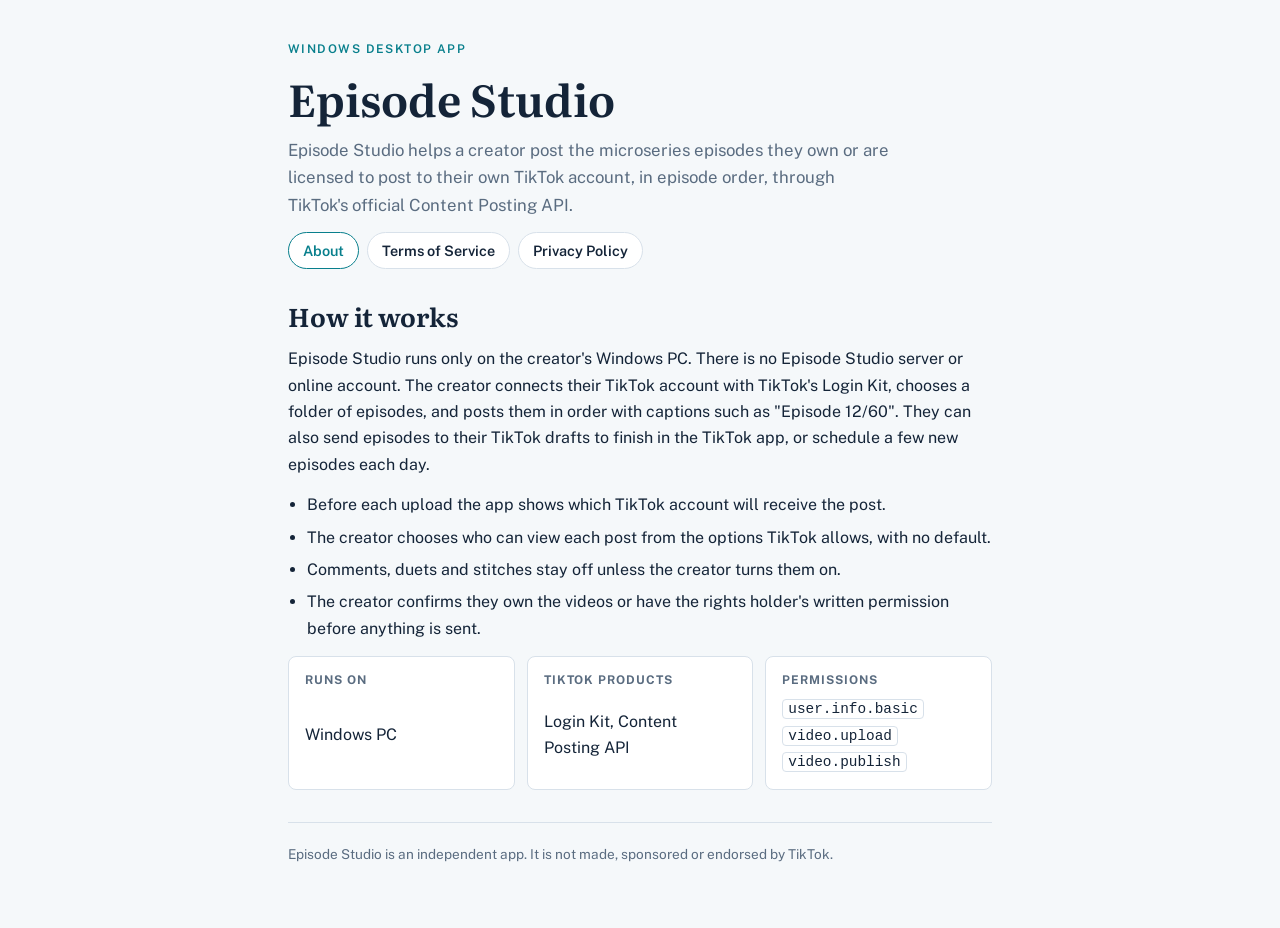
<file: index.html>
<!doctype html>
<html lang="en">
<head>
  <meta charset="utf-8">
  <meta name="viewport" content="width=device-width, initial-scale=1">
  <title>Episode Studio</title>
  <meta name="description" content="Episode Studio is a Windows desktop app that posts microseries episodes to the creator's own TikTok account.">
  <link rel="stylesheet" href="https://fonts.googleapis.com/css2?family=Literata:opsz,wght@7..72,500;7..72,650&family=Public+Sans:wght@400;600&display=swap">
  <link rel="stylesheet" href="style.css">
</head>
<body>
<div class="wrap">
  <header>
    <span class="eyebrow">Windows desktop app</span>
    <h1>Episode Studio</h1>
    <p class="lede">Episode Studio helps a creator post the microseries episodes they own or are licensed to post to their own TikTok account, in episode order, through TikTok's official Content Posting API.</p>
    <nav aria-label="Pages">
      <a href="./" aria-current="page">About</a>
      <a href="terms.html">Terms of Service</a>
      <a href="privacy.html">Privacy Policy</a>
    </nav>
  </header>

  <main>
    <h2>How it works</h2>
    <p>Episode Studio runs only on the creator's Windows PC. There is no Episode Studio server or online account. The creator connects their TikTok account with TikTok's Login Kit, chooses a folder of episodes, and posts them in order with captions such as "Episode 12/60". They can also send episodes to their TikTok drafts to finish in the TikTok app, or schedule a few new episodes each day.</p>
    <ul>
      <li>Before each upload the app shows which TikTok account will receive the post.</li>
      <li>The creator chooses who can view each post from the options TikTok allows, with no default.</li>
      <li>Comments, duets and stitches stay off unless the creator turns them on.</li>
      <li>The creator confirms they own the videos or have the rights holder's written permission before anything is sent.</li>
    </ul>
    <div class="facts">
      <div class="fact"><b>Runs on</b><span>Windows PC</span></div>
      <div class="fact"><b>TikTok products</b><span>Login Kit, Content Posting API</span></div>
      <div class="fact"><b>Permissions</b><span><code>user.info.basic</code> <code>video.upload</code> <code>video.publish</code></span></div>
    </div>
  </main>

  <footer>Episode Studio is an independent app. It is not made, sponsored or endorsed by TikTok.</footer>
</div>
</body>
</html>
</file>
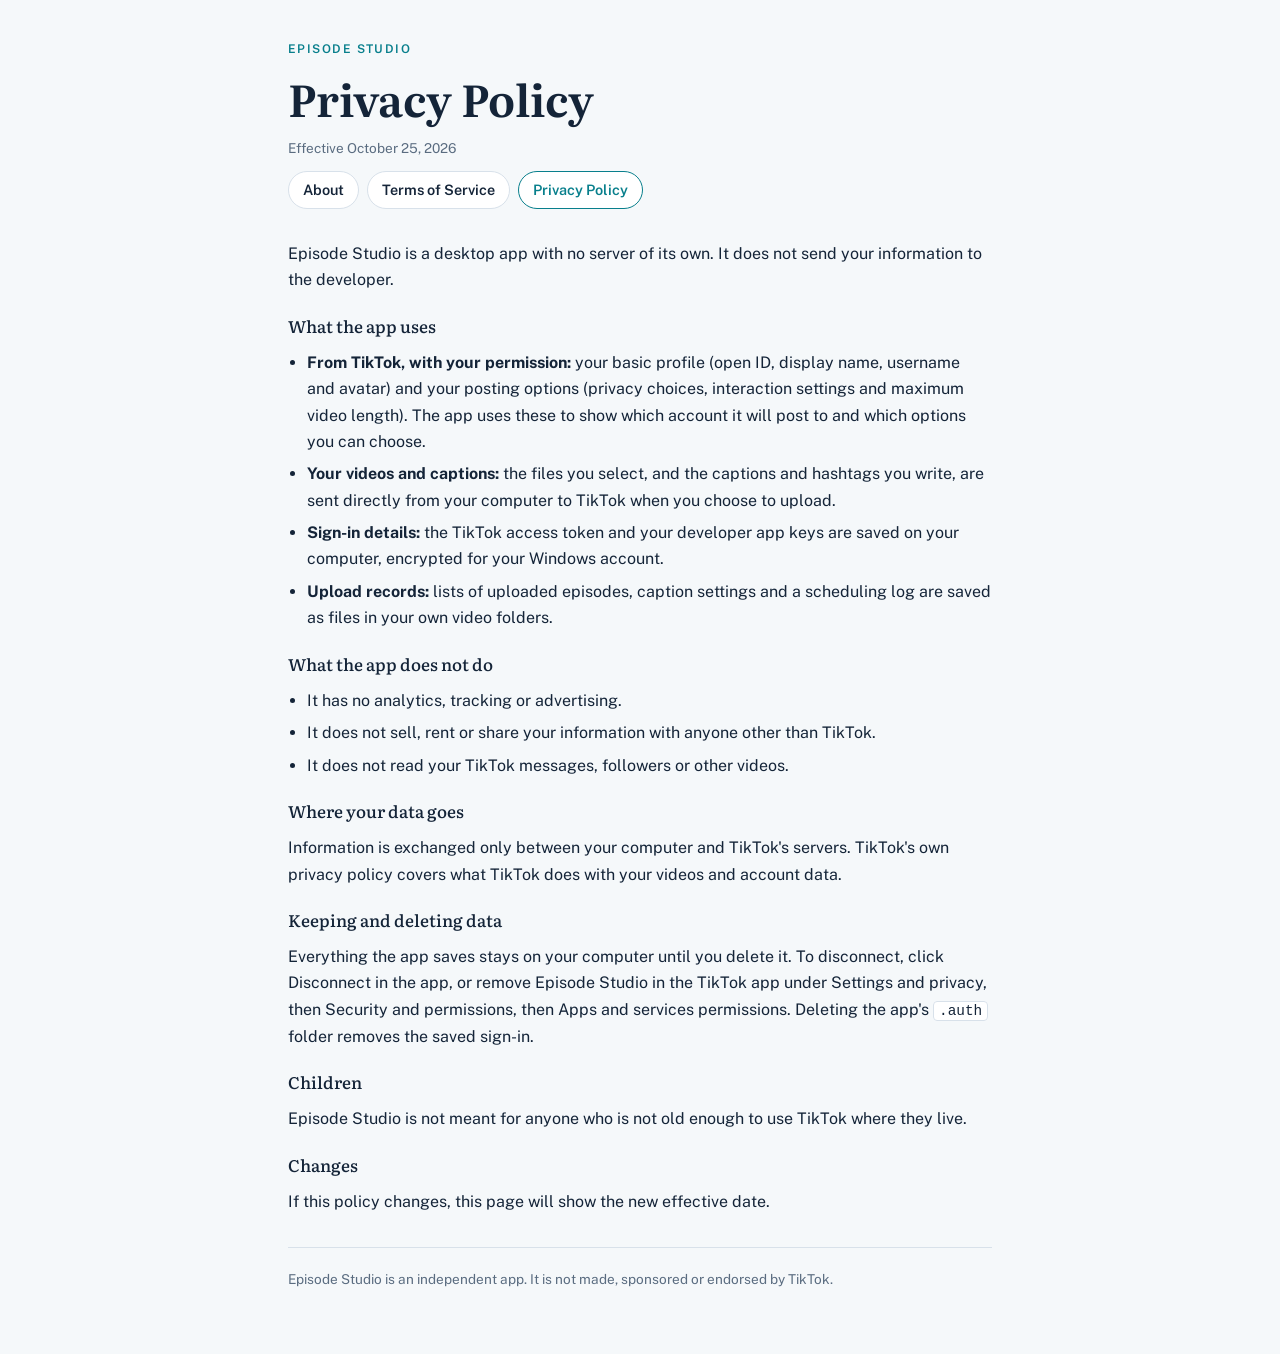
<file: privacy.html>
<!doctype html>
<html lang="en">
<head>
  <meta charset="utf-8">
  <meta name="viewport" content="width=device-width, initial-scale=1">
  <title>Episode Studio Privacy Policy</title>
  <link rel="stylesheet" href="https://fonts.googleapis.com/css2?family=Literata:opsz,wght@7..72,500;7..72,650&family=Public+Sans:wght@400;600&display=swap">
  <link rel="stylesheet" href="style.css">
</head>
<body>
<div class="wrap">
  <header>
    <span class="eyebrow">Episode Studio</span>
    <h1>Privacy Policy</h1>
    <p class="meta">Effective October 25, 2026</p>
    <nav aria-label="Pages">
      <a href="./">About</a>
      <a href="terms.html">Terms of Service</a>
      <a href="privacy.html" aria-current="page">Privacy Policy</a>
    </nav>
  </header>

  <main>
    <p>Episode Studio is a desktop app with no server of its own. It does not send your information to the developer.</p>

    <h3>What the app uses</h3>
    <ul>
      <li><strong>From TikTok, with your permission:</strong> your basic profile (open ID, display name, username and avatar) and your posting options (privacy choices, interaction settings and maximum video length). The app uses these to show which account it will post to and which options you can choose.</li>
      <li><strong>Your videos and captions:</strong> the files you select, and the captions and hashtags you write, are sent directly from your computer to TikTok when you choose to upload.</li>
      <li><strong>Sign-in details:</strong> the TikTok access token and your developer app keys are saved on your computer, encrypted for your Windows account.</li>
      <li><strong>Upload records:</strong> lists of uploaded episodes, caption settings and a scheduling log are saved as files in your own video folders.</li>
    </ul>

    <h3>What the app does not do</h3>
    <ul>
      <li>It has no analytics, tracking or advertising.</li>
      <li>It does not sell, rent or share your information with anyone other than TikTok.</li>
      <li>It does not read your TikTok messages, followers or other videos.</li>
    </ul>

    <h3>Where your data goes</h3>
    <p>Information is exchanged only between your computer and TikTok's servers. TikTok's own privacy policy covers what TikTok does with your videos and account data.</p>

    <h3>Keeping and deleting data</h3>
    <p>Everything the app saves stays on your computer until you delete it. To disconnect, click Disconnect in the app, or remove Episode Studio in the TikTok app under Settings and privacy, then Security and permissions, then Apps and services permissions. Deleting the app's <code>.auth</code> folder removes the saved sign-in.</p>

    <h3>Children</h3>
    <p>Episode Studio is not meant for anyone who is not old enough to use TikTok where they live.</p>

    <h3>Changes</h3>
    <p>If this policy changes, this page will show the new effective date.</p>
  </main>

  <footer>Episode Studio is an independent app. It is not made, sponsored or endorsed by TikTok.</footer>
</div>
</body>
</html>
</file>
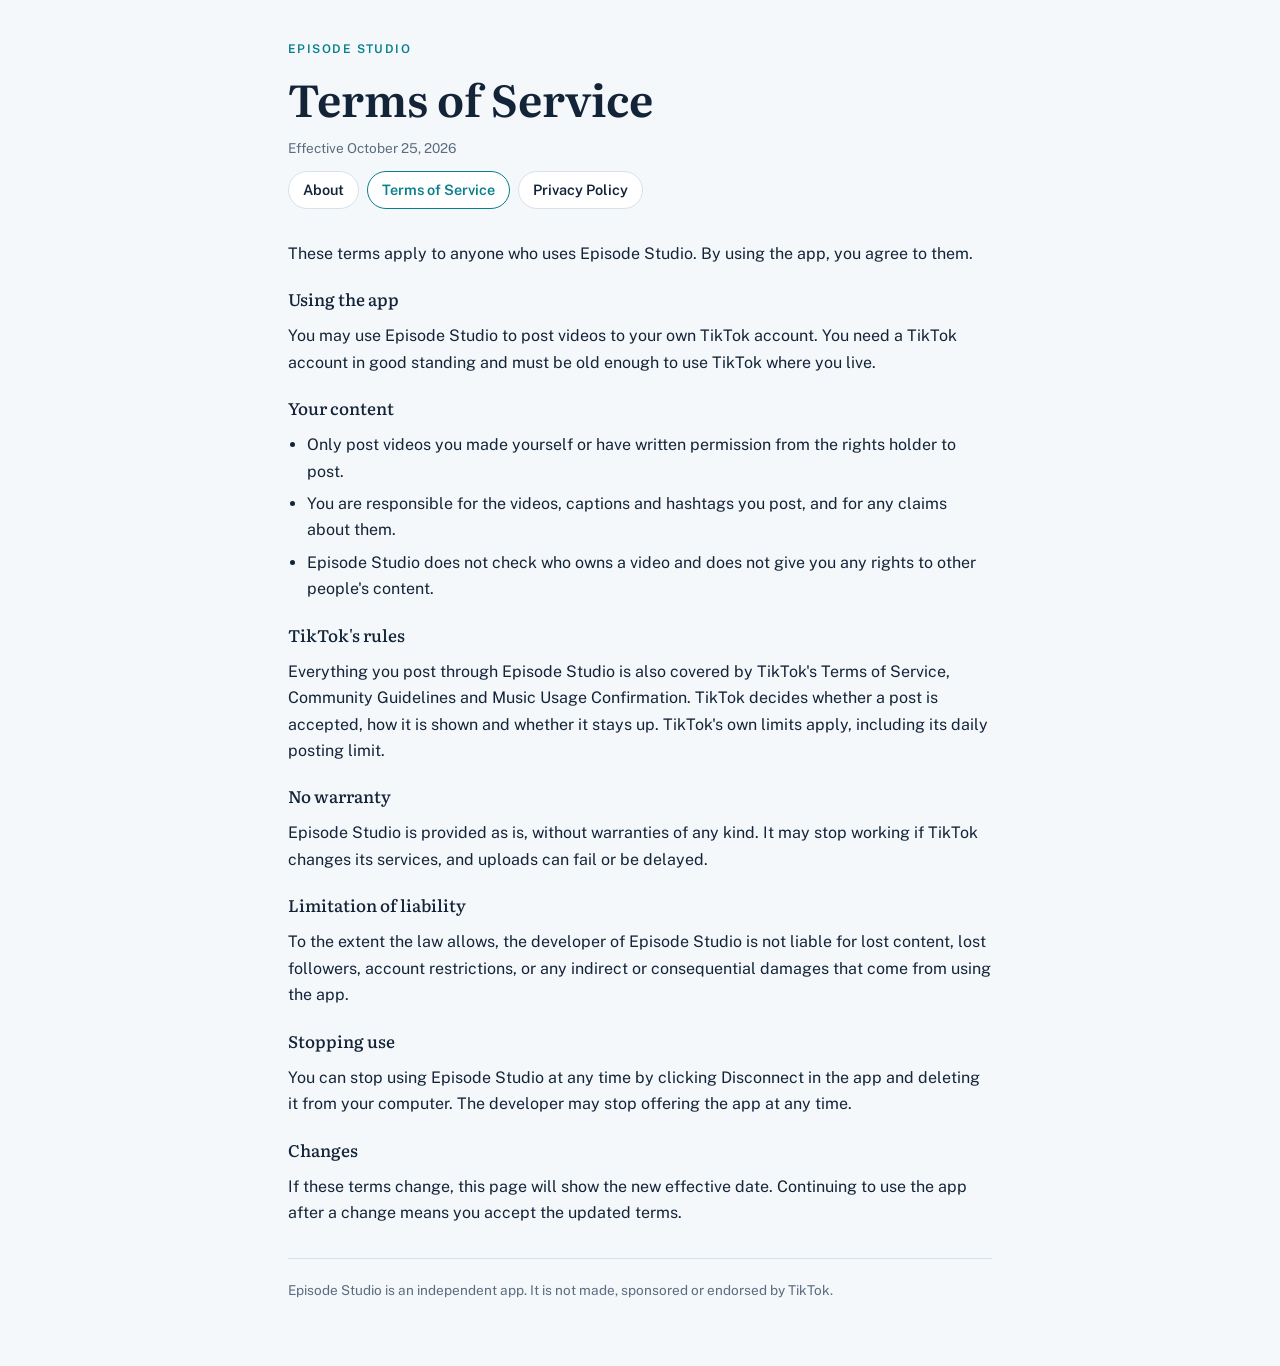
<file: terms.html>
<!doctype html>
<html lang="en">
<head>
  <meta charset="utf-8">
  <meta name="viewport" content="width=device-width, initial-scale=1">
  <title>Episode Studio Terms of Service</title>
  <link rel="stylesheet" href="https://fonts.googleapis.com/css2?family=Literata:opsz,wght@7..72,500;7..72,650&family=Public+Sans:wght@400;600&display=swap">
  <link rel="stylesheet" href="style.css">
</head>
<body>
<div class="wrap">
  <header>
    <span class="eyebrow">Episode Studio</span>
    <h1>Terms of Service</h1>
    <p class="meta">Effective October 25, 2026</p>
    <nav aria-label="Pages">
      <a href="./">About</a>
      <a href="terms.html" aria-current="page">Terms of Service</a>
      <a href="privacy.html">Privacy Policy</a>
    </nav>
  </header>

  <main>
    <p>These terms apply to anyone who uses Episode Studio. By using the app, you agree to them.</p>

    <h3>Using the app</h3>
    <p>You may use Episode Studio to post videos to your own TikTok account. You need a TikTok account in good standing and must be old enough to use TikTok where you live.</p>

    <h3>Your content</h3>
    <ul>
      <li>Only post videos you made yourself or have written permission from the rights holder to post.</li>
      <li>You are responsible for the videos, captions and hashtags you post, and for any claims about them.</li>
      <li>Episode Studio does not check who owns a video and does not give you any rights to other people's content.</li>
    </ul>

    <h3>TikTok's rules</h3>
    <p>Everything you post through Episode Studio is also covered by TikTok's Terms of Service, Community Guidelines and Music Usage Confirmation. TikTok decides whether a post is accepted, how it is shown and whether it stays up. TikTok's own limits apply, including its daily posting limit.</p>

    <h3>No warranty</h3>
    <p>Episode Studio is provided as is, without warranties of any kind. It may stop working if TikTok changes its services, and uploads can fail or be delayed.</p>

    <h3>Limitation of liability</h3>
    <p>To the extent the law allows, the developer of Episode Studio is not liable for lost content, lost followers, account restrictions, or any indirect or consequential damages that come from using the app.</p>

    <h3>Stopping use</h3>
    <p>You can stop using Episode Studio at any time by clicking Disconnect in the app and deleting it from your computer. The developer may stop offering the app at any time.</p>

    <h3>Changes</h3>
    <p>If these terms change, this page will show the new effective date. Continuing to use the app after a change means you accept the updated terms.</p>
  </main>

  <footer>Episode Studio is an independent app. It is not made, sponsored or endorsed by TikTok.</footer>
</div>
</body>
</html>
</file>
<file: style.css>
/* Episode Studio site: one reading column, small section nav, policy text set like a short handbook. */
:root {
  --bg: #f5f8fa;
  --surface: #ffffff;
  --ink: #142438;
  --muted: #5a6c80;
  --rule: #d8e1ea;
  --accent: #087f8c;
  --display: "Literata", Georgia, "Times New Roman", serif;
  --body: "Public Sans", "Segoe UI", system-ui, sans-serif;
  color-scheme: light;
}
@media (prefers-color-scheme: dark) {
  :root {
    --bg: #0e1824; --surface: #142232; --ink: #e4ecf3; --muted: #9fb0c2;
    --rule: #263a4f; --accent: #4cc6cf; color-scheme: dark;
  }
}
* { box-sizing: border-box; }
body {
  margin: 0; background: var(--bg); color: var(--ink); font: 16px/1.65 var(--body);
  padding: 40px max(16px, env(safe-area-inset-right, 0px)) 64px max(16px, env(safe-area-inset-left, 0px));
}
.wrap { max-width: 44rem; margin: 0 auto; display: grid; gap: 32px; }
header { display: grid; gap: 12px; }
.eyebrow { font-size: 0.75rem; letter-spacing: 0.12em; text-transform: uppercase; color: var(--accent); font-weight: 600; }
h1, h2, h3 { font-family: var(--display); text-wrap: balance; line-height: 1.2; margin: 0; }
h1 { font-size: clamp(2rem, 6vw, 2.75rem); font-weight: 650; }
h2 { font-size: 1.6rem; font-weight: 650; }
h3 { font-size: 1.05rem; font-weight: 500; margin-top: 8px; }
p, ul { margin: 0; }
ul { padding-left: 1.2rem; display: grid; gap: 6px; }
main { display: grid; gap: 14px; }
.lede { color: var(--muted); font-size: 1.05rem; max-width: 38rem; }
nav { display: flex; flex-wrap: wrap; gap: 8px; }
nav a {
  color: var(--ink); text-decoration: none; border: 1px solid var(--rule); background: var(--surface);
  padding: 6px 14px; border-radius: 999px; font-size: 0.9rem; font-weight: 600;
}
nav a[aria-current="page"], nav a:hover, nav a:focus-visible { border-color: var(--accent); color: var(--accent); outline: none; }
.meta { font-size: 0.85rem; color: var(--muted); }
a { color: var(--accent); }
.facts { display: grid; grid-template-columns: repeat(auto-fit, minmax(12rem, 1fr)); gap: 12px; }
.fact { background: var(--surface); border: 1px solid var(--rule); border-radius: 8px; padding: 14px 16px; display: grid; gap: 4px; min-width: 0; }
.fact b { font-size: 0.75rem; letter-spacing: 0.08em; text-transform: uppercase; color: var(--muted); }
code { font-size: 0.9em; background: var(--surface); border: 1px solid var(--rule); border-radius: 4px; padding: 1px 5px; overflow-wrap: anywhere; }
footer { color: var(--muted); font-size: 0.85rem; border-top: 1px solid var(--rule); padding-top: 20px; }
</file>
